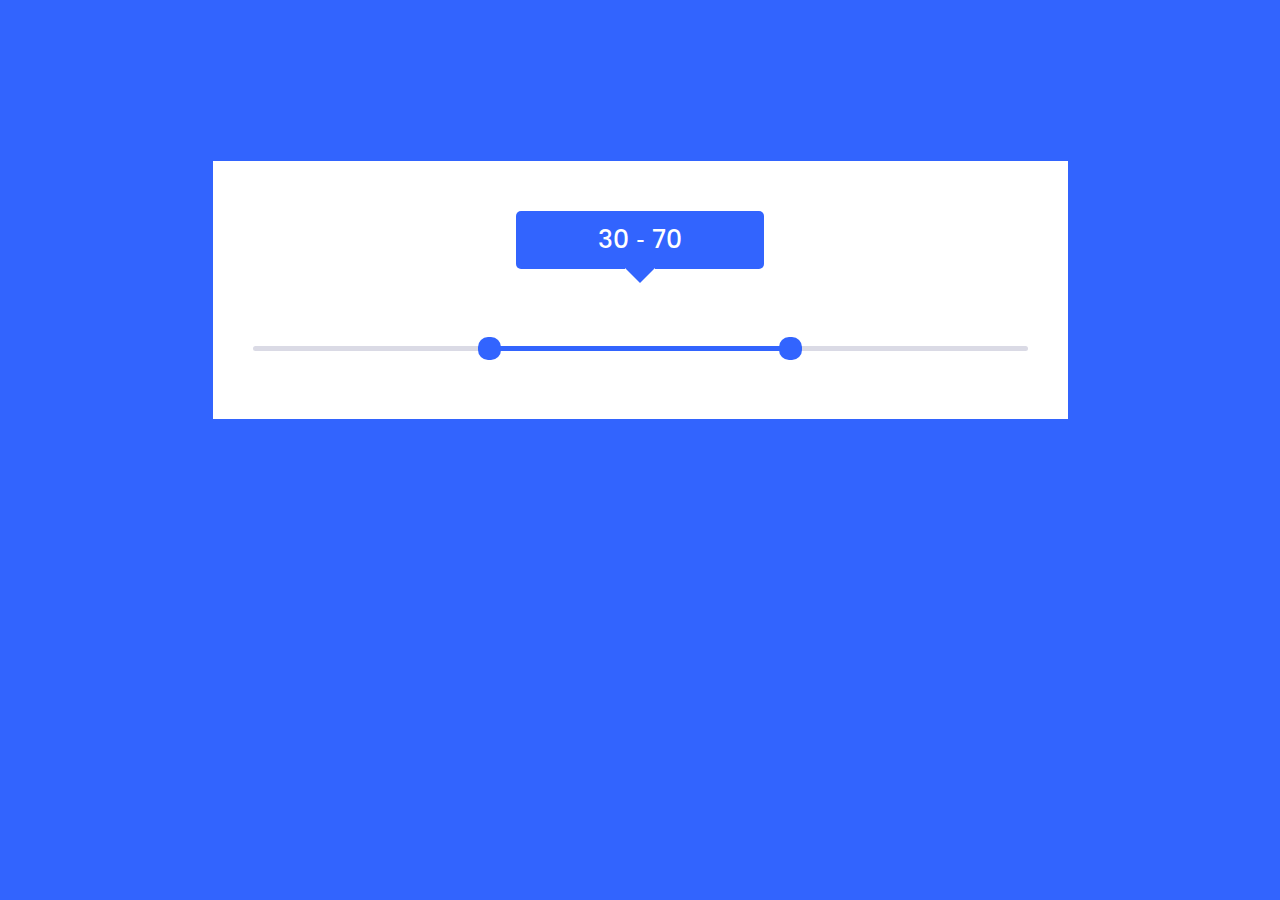
<file: index.html>
<!DOCTYPE html>
<html lang="en">
  <head>
    <meta charset="UTF-8" />
    <meta http-equiv="X-UA-Compatible" content="IE=edge" />
    <meta name="viewport" content="width=device-width, initial-scale=1.0" />
    <title>Document</title>
    <!-- font -->
    <link rel="preconnect" href="https://fonts.googleapis.com" />
    <link rel="preconnect" href="https://fonts.gstatic.com" crossorigin />
    <link
      href="https://fonts.googleapis.com/css2?family=Poppins:wght@400;500;600&display=swap"
      rel="stylesheet"
    />
    <!-- main css -->
    <link rel="stylesheet" href="style.css" />
  </head>
  <body>
    <div class="wrapper">
      <div class="values">
        <span id="range1">
          0
        </span>
        <span> &dash; </span>
        <span id="range2">
          100
        </span>
      </div>
      <div class="container">
        <div class="slider-track"></div>
        <input type="range" min="0" max="100" value="30" id="slider-1" oninput="slideOne()">
        <input type="range" min="0" max="100" value="70" id="slider-2" oninput="slideTwo()">
      </div>
    </div>
    <div class="divver"></div>




    <!-- main js -->
    <script src="script.js"></script>
  </body>
</html>
</file>
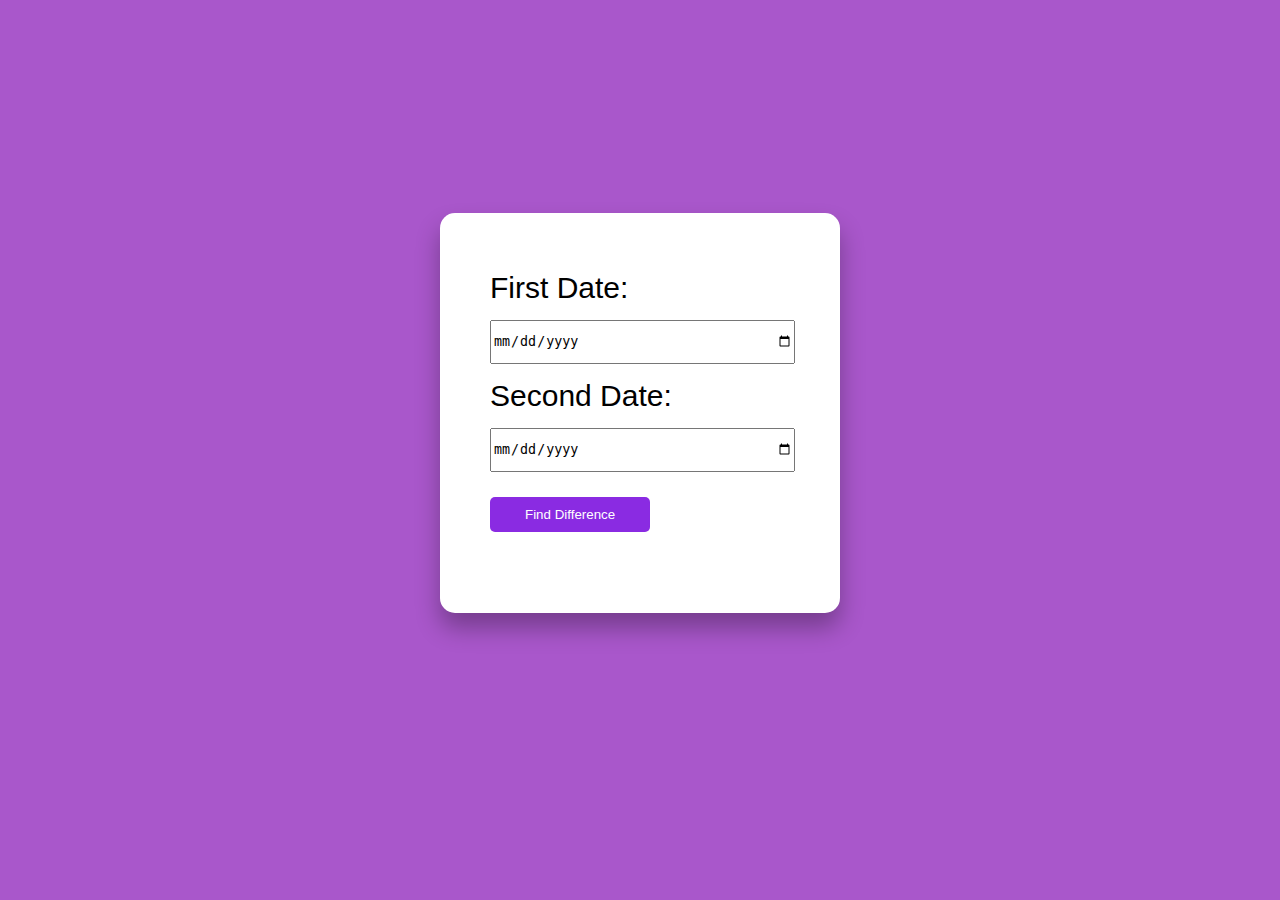
<file: CalculateDate/index.html>
<!DOCTYPE html>
<html lang="en">
<head>
    <meta charset="UTF-8">
    <meta http-equiv="X-UA-Compatible" content="IE=edge">
    <meta name="viewport" content="width=device-width, initial-scale=1.0">
    <title>DateCalculate</title>
    <link rel="stylesheet" href="style.css">
</head>
<body>
    <div class="wrapper">
        <form action="">
            <label for="">First Date:</label>
            <input type="date" name="" id="firstDate">
            <br>
            <label for="">Second Date:</label>
            <input type="date" name="" id="secondDate">
            <br>
            <button type="button" onclick="X()">Find Difference</button>
        </form>

        <div id="dayCount"></div>
    </div>

    <script src="script.js"></script>
</body>
</html>
</file>
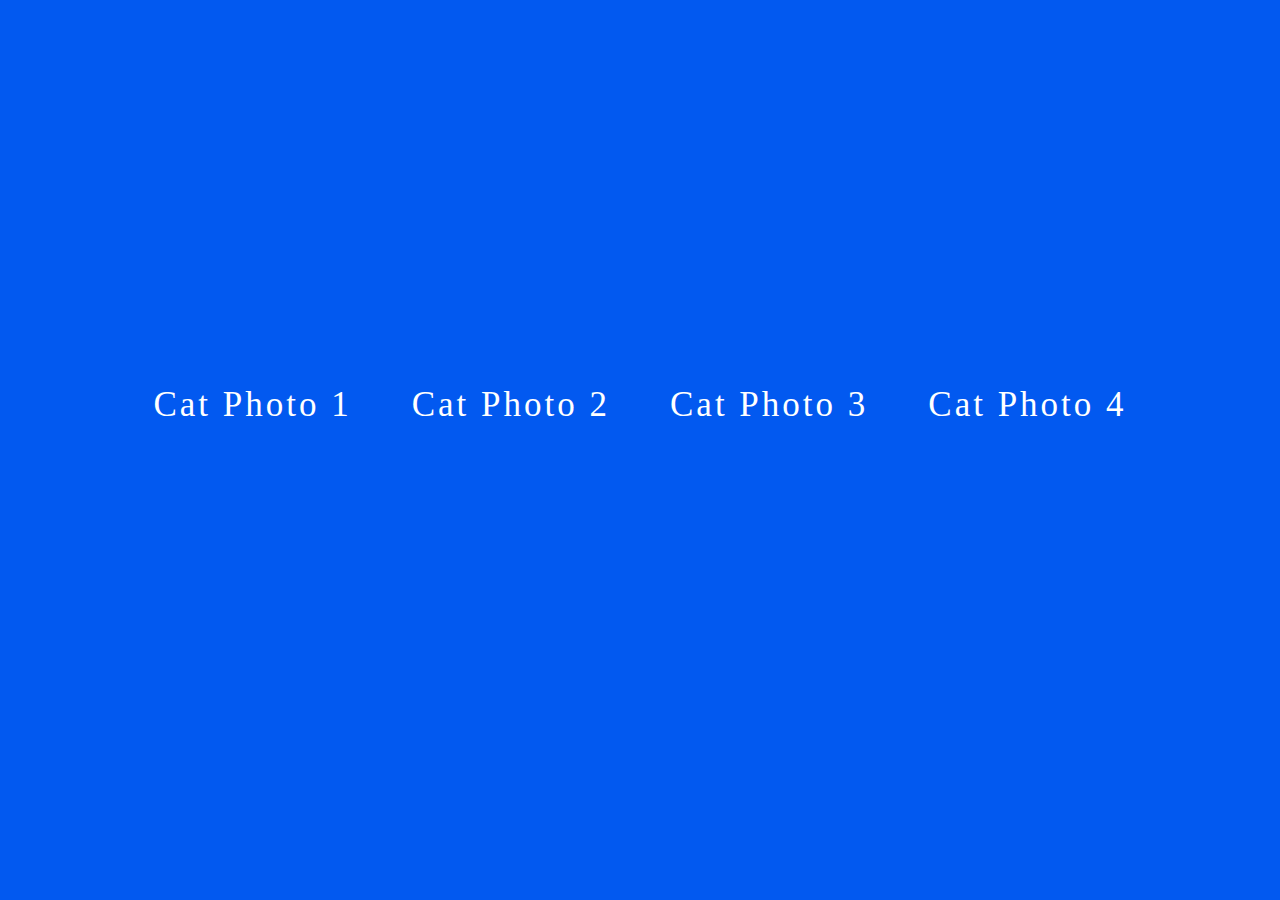
<file: DisplayİmageTextHover/index.html>
<!DOCTYPE html>
<html lang="en">
<head>
    <meta charset="UTF-8">
    <meta http-equiv="X-UA-Compatible" content="IE=edge">
    <meta name="viewport" content="width=device-width, initial-scale=1.0">
    <title>Text-Hover-Displayİmage</title>
    <link rel="stylesheet" href="style.css">
</head>
<body>
    <div class="wrapper">
        <p class="box" data-src="img/1.jpg">Cat Photo 1</p>
        <p class="box" data-src="img/2.jpg">Cat Photo 2</p>
        <p class="box" data-src="img/3.jpg">Cat Photo 3</p>
        <p class="box" data-src="img/4.jpg">Cat Photo 4</p>

        <img src="img/1.jpg" alt="" class="effect">
    </div>
    <script src="script.js"></script>
</body>
</html>
</file>
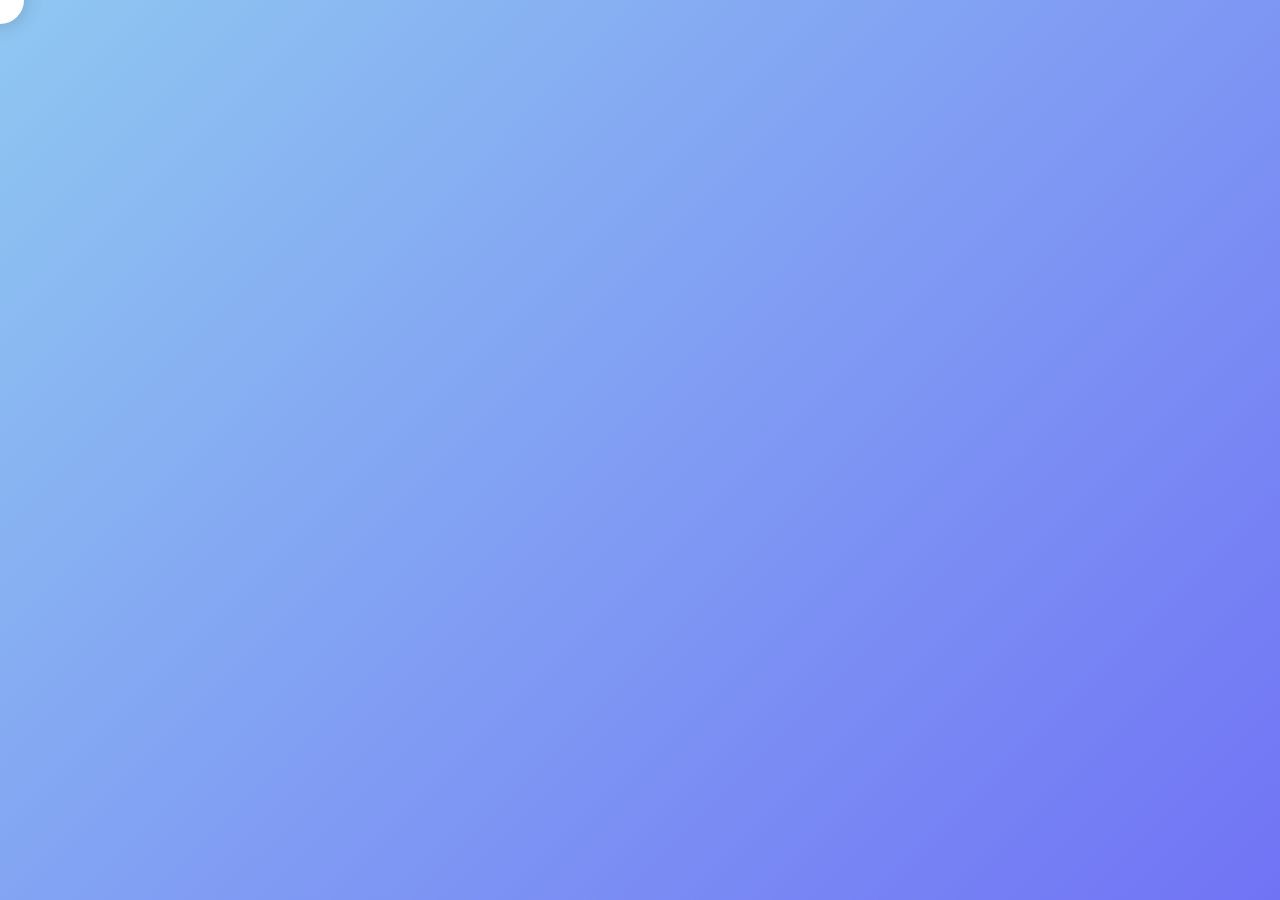
<file: DivFollowCursor/index.html>
<!DOCTYPE html>
<html lang="en">
<head>
    <meta charset="UTF-8">
    <meta http-equiv="X-UA-Compatible" content="IE=edge">
    <meta name="viewport" content="width=device-width, initial-scale=1.0">
    <link rel="stylesheet" href="style.css">
    <title>Div Follows Cursor</title>
</head>
<body>
    <div id="my-div"></div>
    

    <script src="script.js"></script>
</body>
</html>
</file>
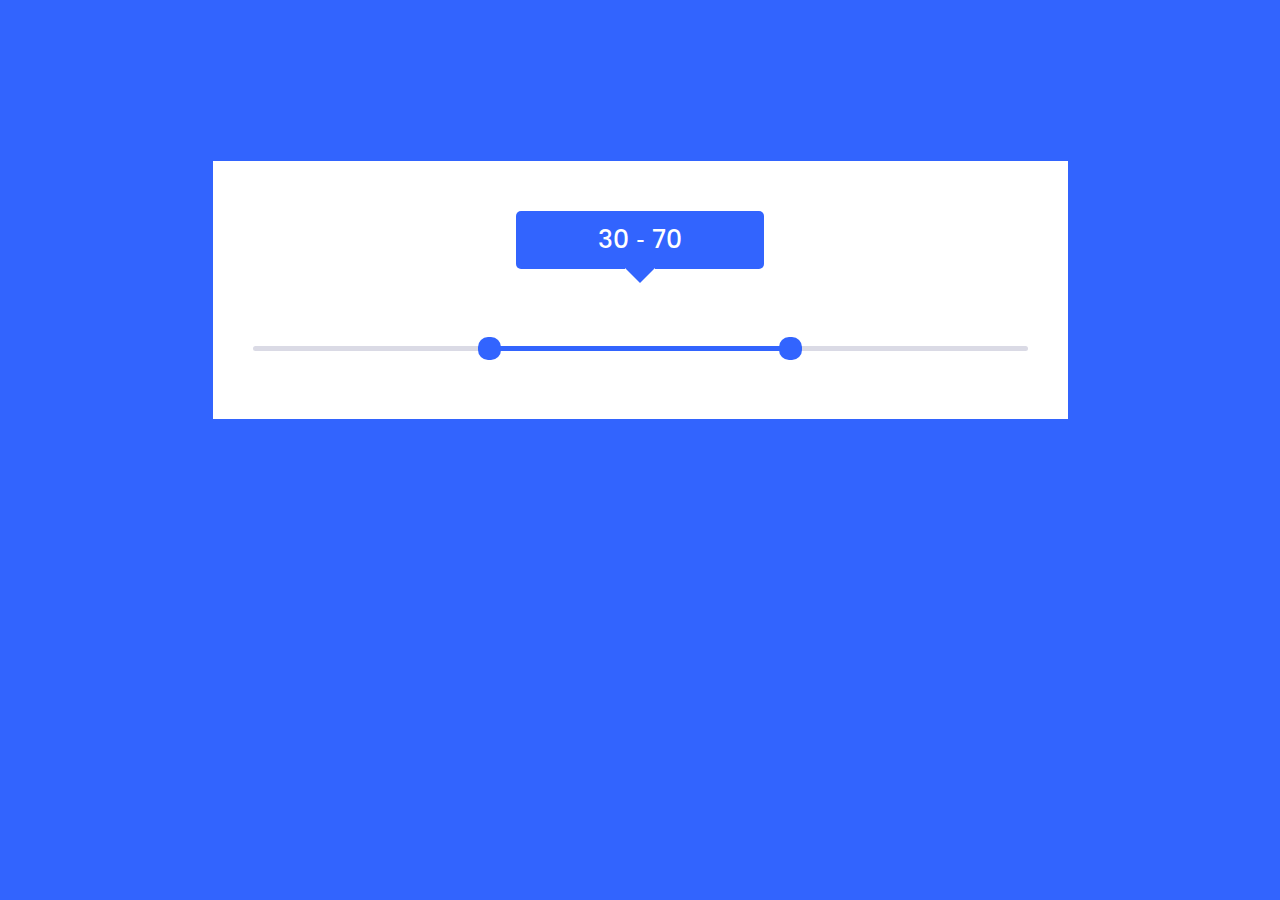
<file: DoubleRangeSlider/index.html>
<!DOCTYPE html>
<html lang="en">
  <head>
    <meta charset="UTF-8" />
    <meta http-equiv="X-UA-Compatible" content="IE=edge" />
    <meta name="viewport" content="width=device-width, initial-scale=1.0" />
    <title>Document</title>
    <!-- font -->
    <link rel="preconnect" href="https://fonts.googleapis.com" />
    <link rel="preconnect" href="https://fonts.gstatic.com" crossorigin />
    <link
      href="https://fonts.googleapis.com/css2?family=Poppins:wght@400;500;600&display=swap"
      rel="stylesheet"
    />
    <!-- main css -->
    <link rel="stylesheet" href="style.css" />
  </head>
  <body>
    <div class="wrapper">
      <div class="values">
        <span id="range1">
          0
        </span>
        <span> &dash; </span>
        <span id="range2">
          100
        </span>
      </div>
      <div class="container">
        <div class="slider-track"></div>
        <input type="range" min="0" max="100" value="30" id="slider-1" oninput="slideOne()">
        <input type="range" min="0" max="100" value="70" id="slider-2" oninput="slideTwo()">
      </div>
    </div>
    <div class="divver"></div>




    <!-- main js -->
    <script src="script.js"></script>
  </body>
</html>
</file>
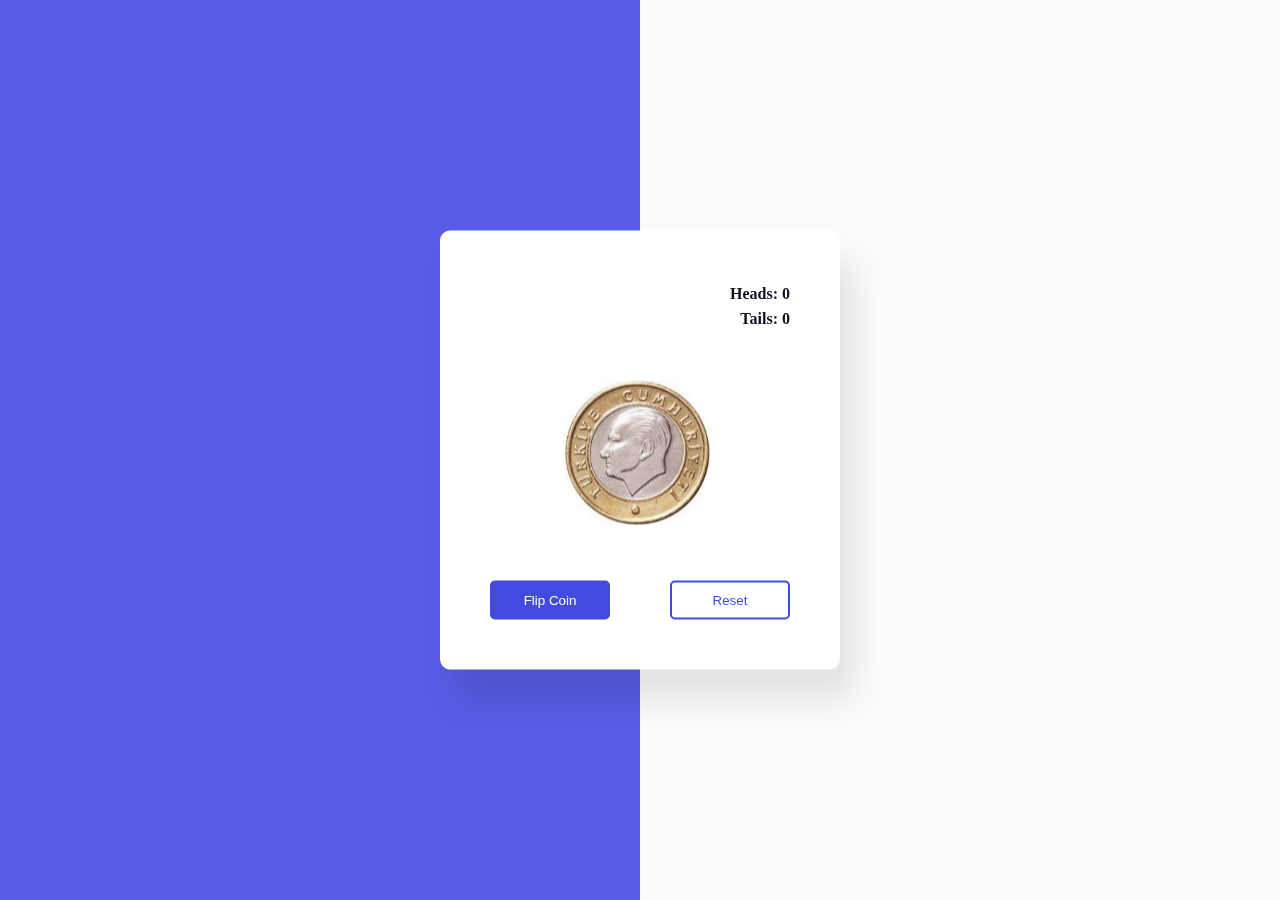
<file: FlipCoin/index.html>
<!DOCTYPE html>
<html lang="en">
<head>
    <meta charset="UTF-8">
    <meta http-equiv="X-UA-Compatible" content="IE=edge">
    <meta name="viewport" content="width=device-width, initial-scale=1.0">
    <link rel="stylesheet" href="style.css">
    <title>Document</title>

</head>
<body>
    <div class="container">
        <div class="stats">
            <p id="heads-count">Heads: 0</p>
            <p id="tails-count">Tails: 0</p>
        </div>
        <div class="coin">
            <div class="heads">
                <img src="tura.jpeg" alt="">
            </div>
            <div class="tails">
                <img src="yazi.jpeg" alt="">
            </div>
        </div>
        <div class="buttons">
            <button id="flip-button">Flip Coin</button>
            <button id="reset-button">Reset</button>
        </div>
    </div>
    


    <script src="script.js"></script>
</body>
</html>
</file>
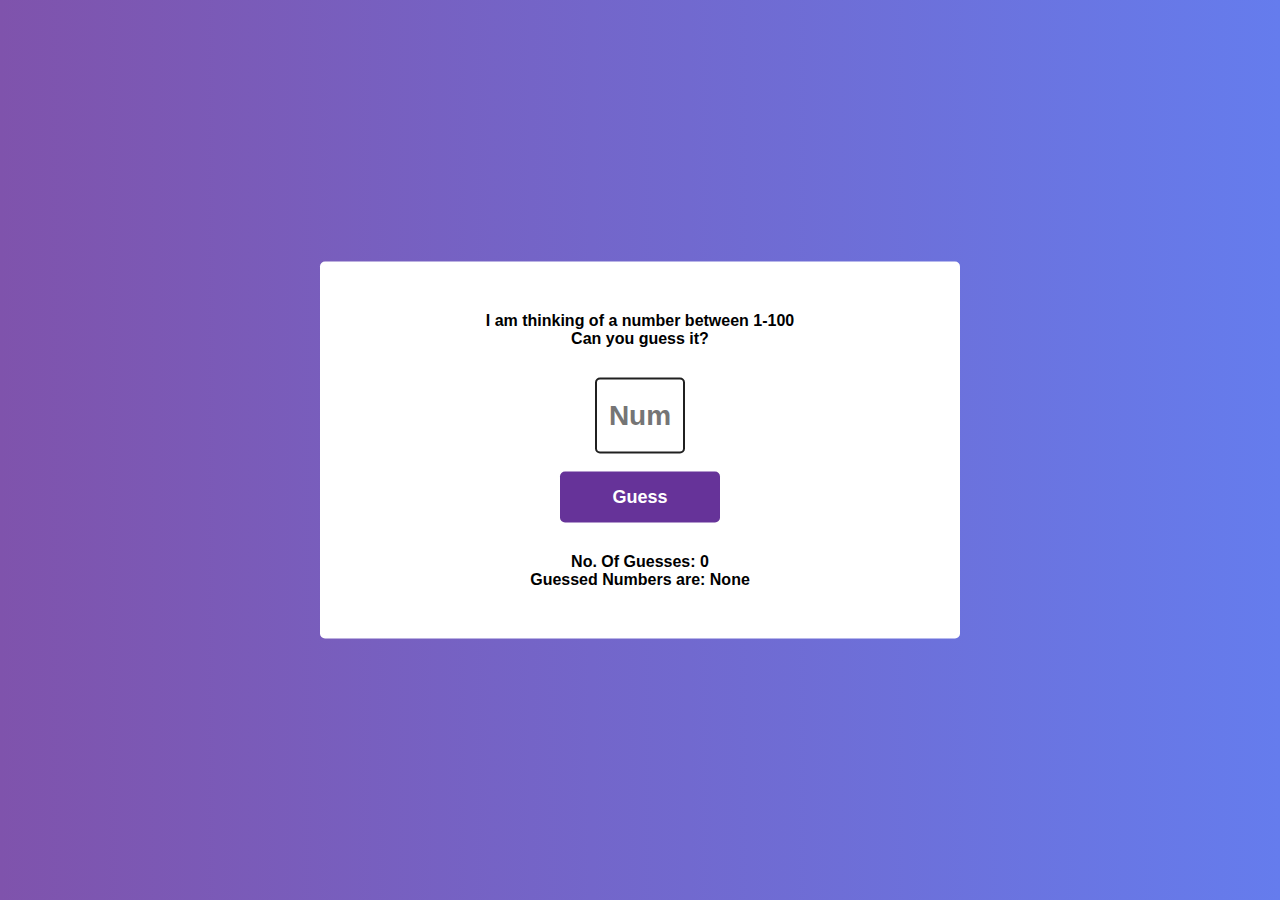
<file: GuessNumber/index.html>
<!DOCTYPE html>
<html lang="en">
<head>
    <meta charset="UTF-8">
    <meta http-equiv="X-UA-Compatible" content="IE=edge">
    <meta name="viewport" content="width=device-width, initial-scale=1.0">
    <link rel="stylesheet" href="style.css">
    <title>Document</title>

</head>
<body>
    <div class="container">
        <h3>I am thinking of a number between 1-100</h3>
        <h3>Can you guess it?</h3>

        <input type="text" placeholder="Num" id="guess"><br>
        <button onclick="play()" id="my-btn">Guess</button>

        <p id="message1">No. Of Guesses: 0</p>
        <p id="message2">Guessed Numbers are: None</p>
        <p id="message3"></p>
    </div>
    


    <script src="script.js"></script>
</body>
</html>
</file>
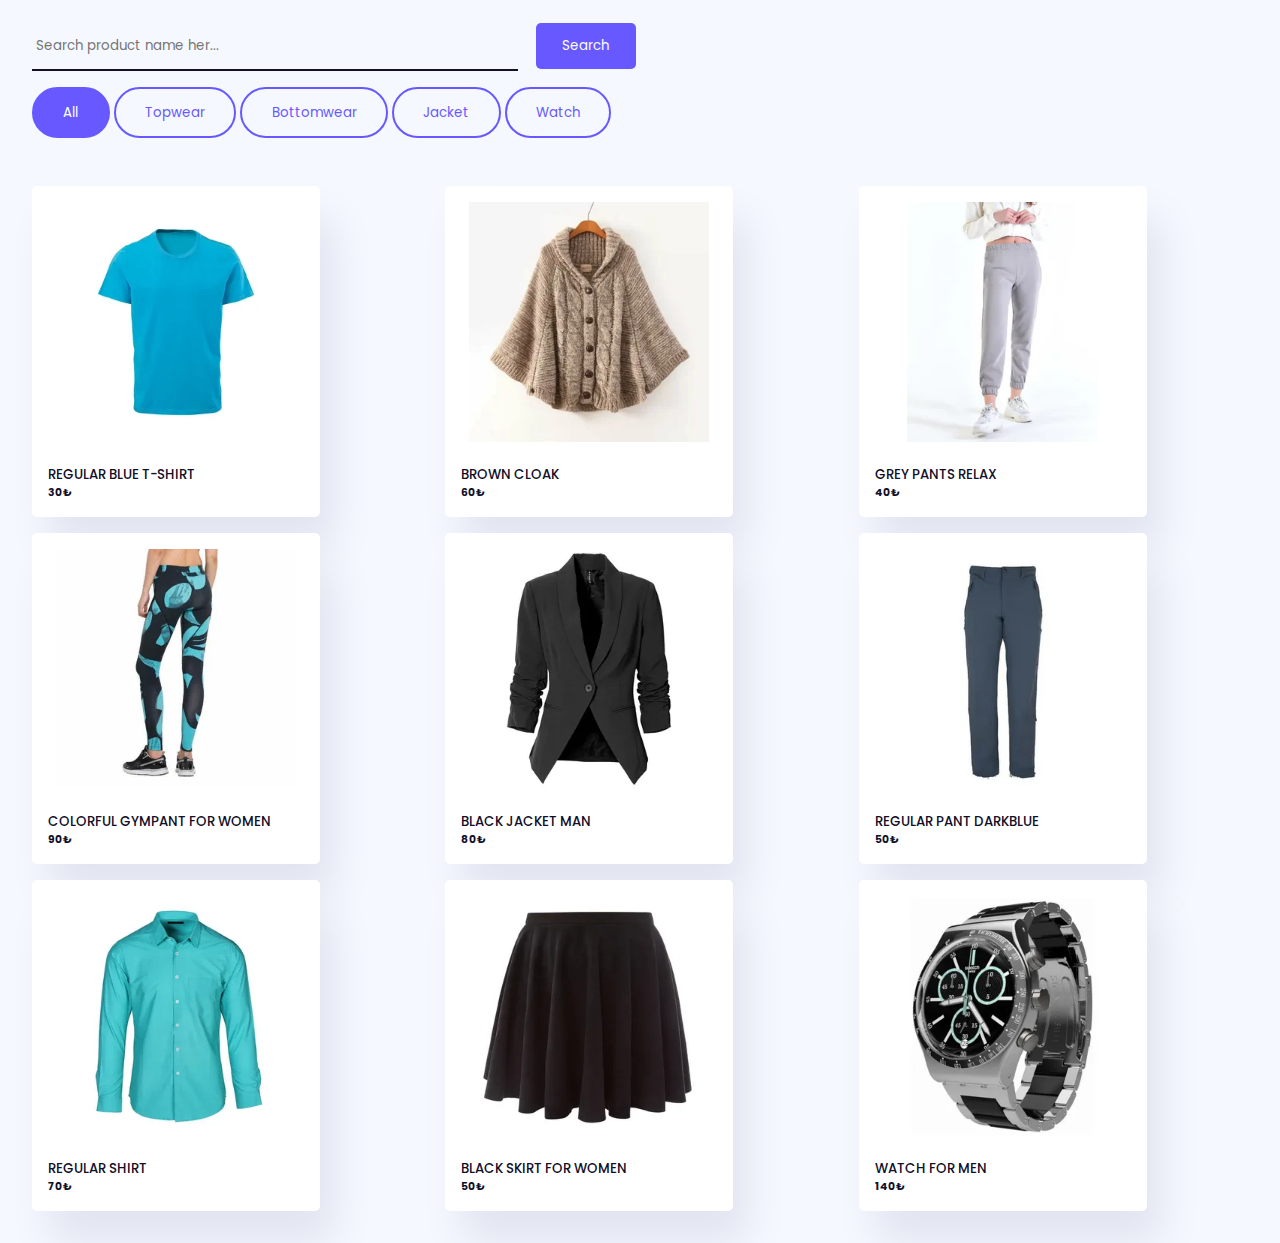
<file: ProductFilter/index.html>
<!DOCTYPE html>
<html lang="en">
<head>
    <meta charset="UTF-8">
    <meta http-equiv="X-UA-Compatible" content="IE=edge">
    <meta name="viewport" content="width=device-width, initial-scale=1.0">
    <link rel="stylesheet" href="style.css">
    <title>Document</title>
    <!-- fonts -->
    <link href="https://fonts.googleapis.com/css2?family=Poppins:wght@400;500&display=swap" rel="stylesheet">

</head>
<body>
    <div class="wrapper">
        <div id="search-container">
            <input type="search" name="" id="search-input" placeholder="Search product name her...">
            <button id="search">Search</button>
        </div>
        <div id="buttons">
            <button class="button-value" onclick="filterProduct('all')">All</button>
            <button class="button-value" onclick="filterProduct('Topwear')">Topwear</button>
            <button class="button-value" onclick="filterProduct('Bottomwear')">Bottomwear</button>
            <button class="button-value" onclick="filterProduct('Jacket')">Jacket</button>
            <button class="button-value" onclick="filterProduct('Watch')">Watch</button>
        </div>
        <div id="products">

        </div>
    </div>
    


    <script src="script.js"></script>
</body>
</html>
</file>
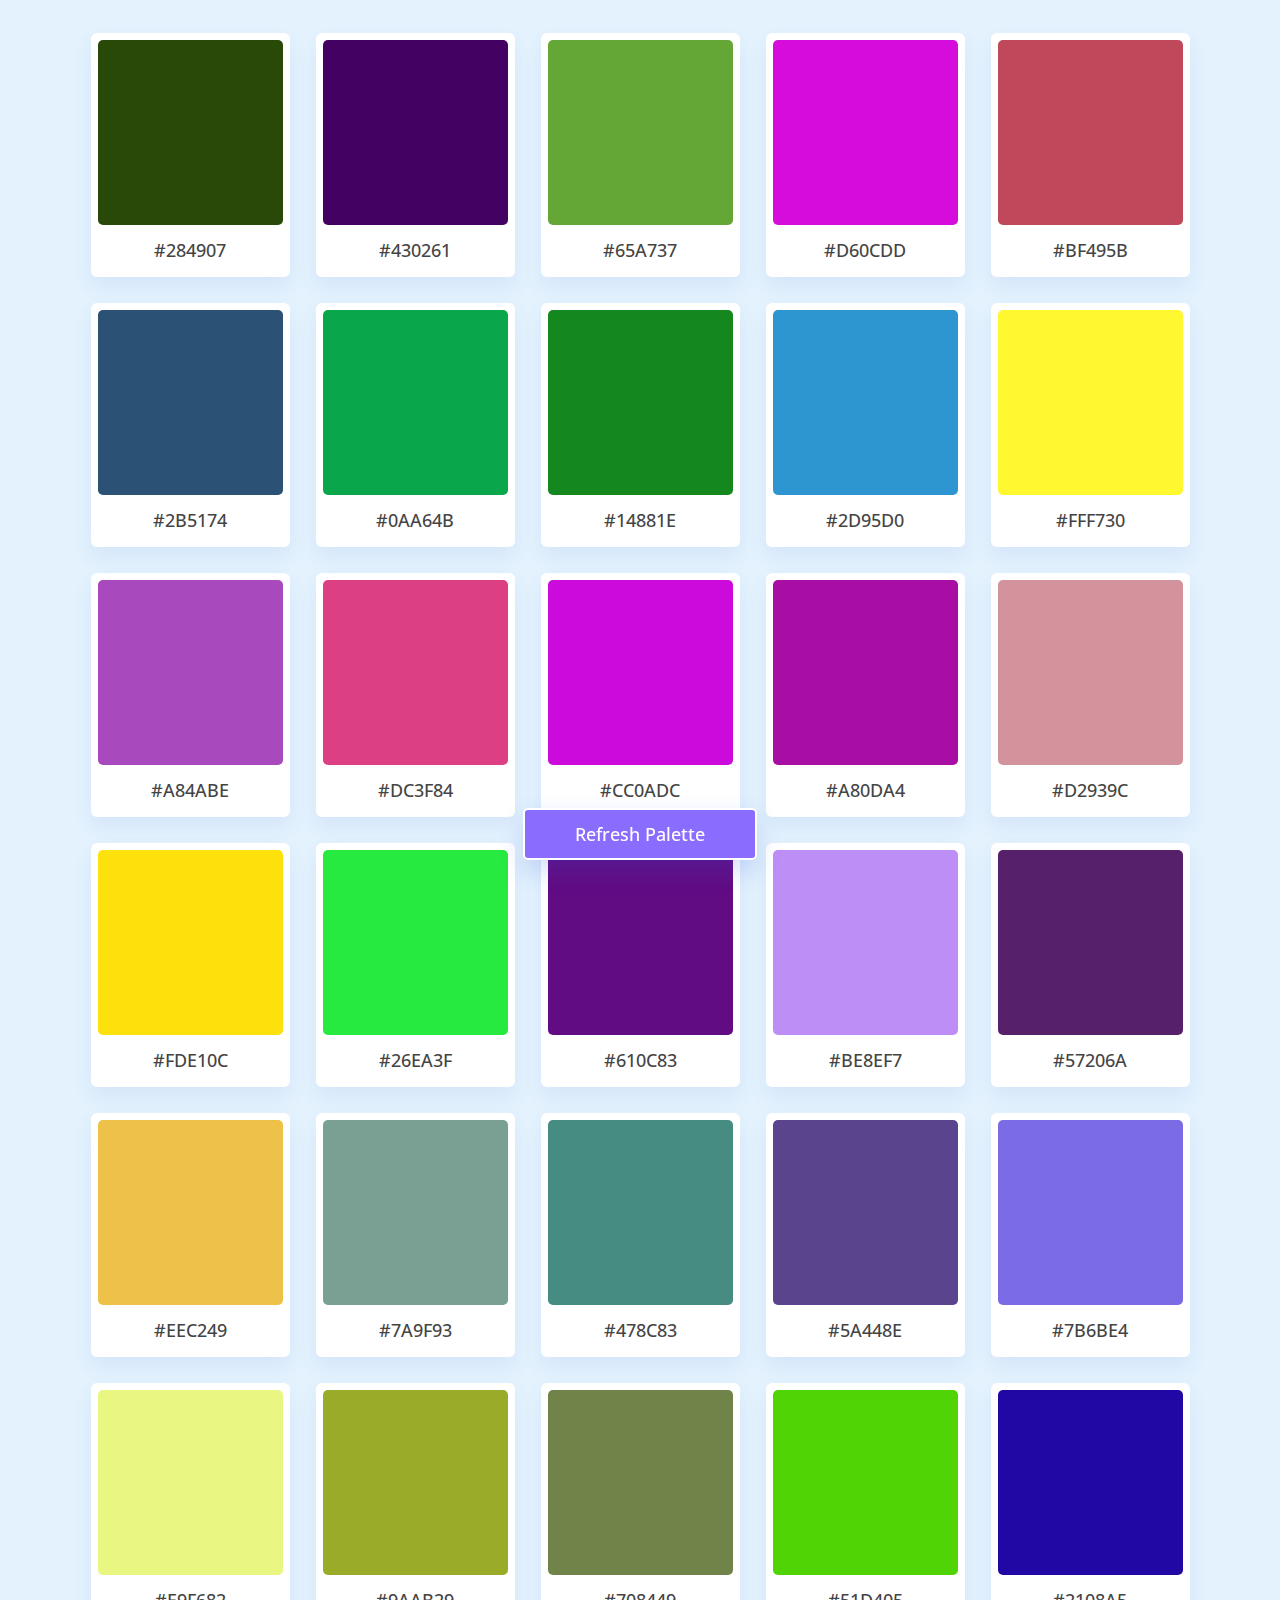
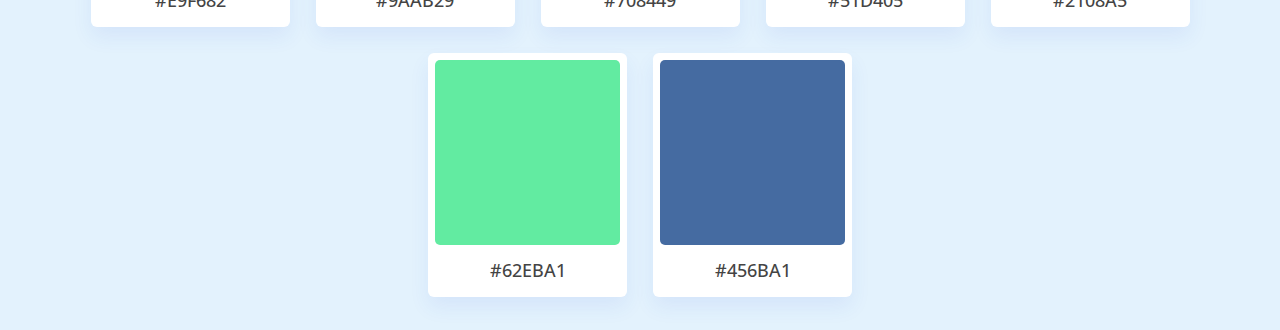
<file: RandomColorPalette/index.html>
<!DOCTYPE html>
<html lang="en">
<head>
    <meta charset="UTF-8">
    <meta http-equiv="X-UA-Compatible" content="IE=edge">
    <meta name="viewport" content="width=device-width, initial-scale=1.0">
    <link rel="stylesheet" href="style.css">
    <title>Color Palettes</title>
</head>
<body>
    <ul class="container">
    </ul>
    <button class="refresh-btn">Refresh Palette</button>
    




    <script src="script.js" defer></script>
</body>
</html>
</file>
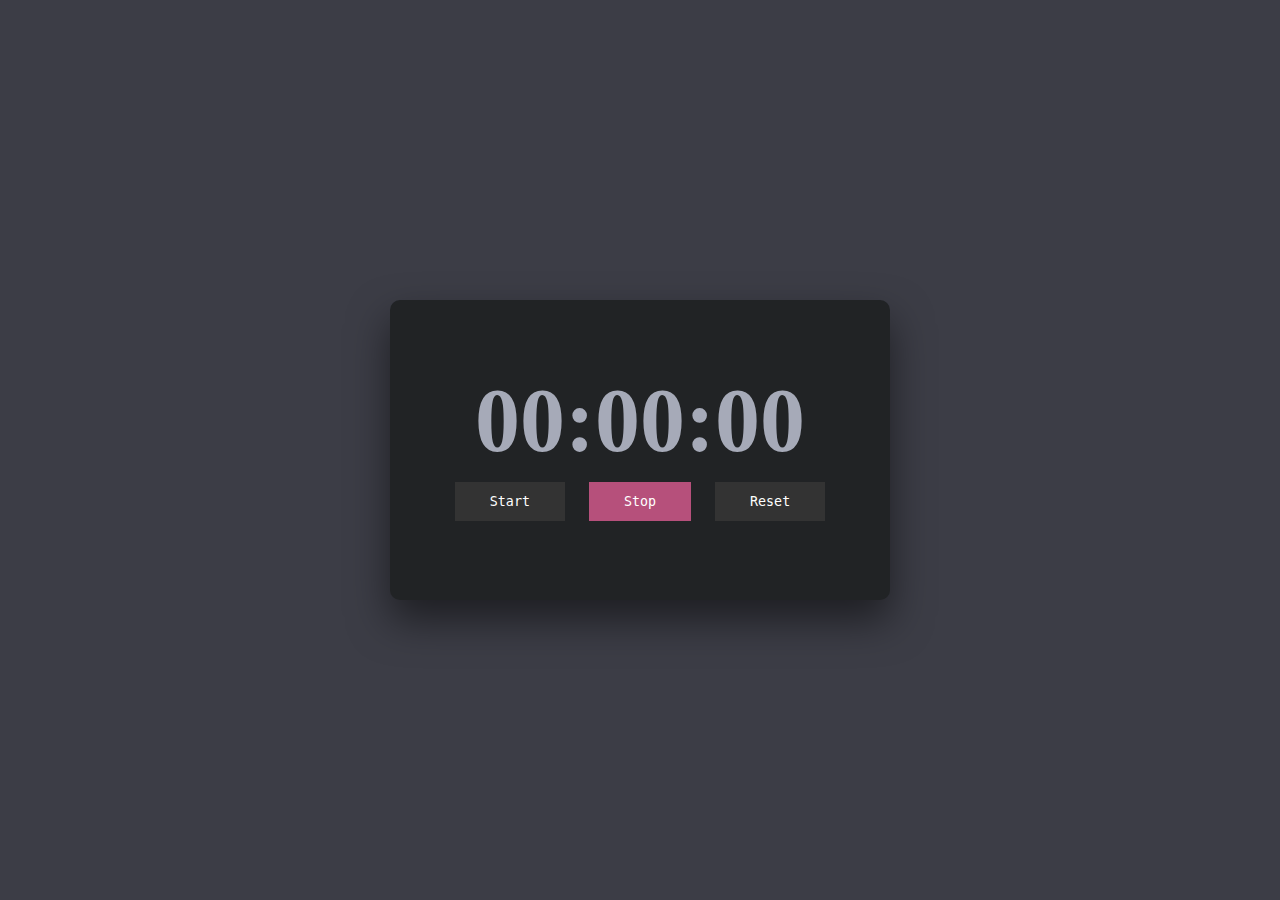
<file: StopWatch/index.html>
<!DOCTYPE html>
<html lang="en">
<head>
    <meta charset="UTF-8">
    <meta http-equiv="X-UA-Compatible" content="IE=edge">
    <meta name="viewport" content="width=device-width, initial-scale=1.0">
    <title>stopwatch</title>
    <link rel="stylesheet" href="style.css">
</head>
<body>
    <div class="wrapper">
        <div id="stopwatch">
            <p id="time">00:00:00</p>
            <button id="start">Start</button>
            <button id="stop">Stop</button>
            <button id="reset">Reset</button>
        </div>
    </div>
    <script src="script.js"></script>
</body>
</html>
</file>
<file: style.css>
*,
*:before,
*:after{
    margin: 0;
    padding: 0;
    box-sizing: border-box;
    font-family: 'Poppins', sans-serif;
}
body{
    height: 100vh;
    display: -ms-grid; /*Internet Explorer 10 ve 11 gibi eski IE sürümleri, CSS Grid özelliğini desteklemedikleri için, -ms-grid özelliği kullanılarak, belirli bir elementin içeriğini bir ızgara (grid) yapısında düzenlemek mümkündür.*/
    display: grid;
    background-color: #3264fe;
    place-items: center;
}
.wrapper{
    position: relative;
    width: 95vmin;
    background-color: #ffffff;
    padding: 50px 40px 20px 40px;
}
.container{
    position: relative;
    width: 100%;
    height: 100px;
    margin-top: 30px;
}
input[type="range"]{
    -webkit-appearance: none;
    -moz-appearance: none;
    appearance: none;
    width: 100%;
    outline: none;
    position: absolute;
    margin: auto;
    top: 0;
    bottom: 0;
    background-color: transparent;
    pointer-events: none;
}
.slider-track {
    width: 100%;
    height: 5px;
    position: absolute;
    margin: auto;
    top: 0;
    bottom: 0;
    border-radius: 5px;
}
input[type="range"]::-webkit-slider-runnable-track{
    -webkit-appearance: none;
    height: 5px;
}
input[type="range"]::-moz-range-track{
    -moz-appearance: none;
    height: 5px;
}
input[type="range"]::-ms-track{
    appearance: none;
    height: 5px;
}
input[type="range"]::-webkit-slider-thumb{
    -webkit-appearance: none;
    height: 1.7em;
    width: 1.7em;
    background-color: #3264fe;
    cursor: pointer;
    border-radius: 10px;
    margin-top: -9px;
    pointer-events: auto;
}
input[type="range"]::-moz-range-thumb{
    -webkit-appearance: none;
    height: 1.7em;
    width: 1.7em;
    background-color: #3264fe;
    cursor: pointer;
    border-radius: 50%;
    pointer-events: auto;
}
input[type="range"]::-ms-thumb{
    appearance: none;
    height: 1.7em;
    width: 17em;
    background-color: #3264fe;
    cursor: pointer;
    border-radius: 50%;
    pointer-events: auto;
}
input[type="range"]:active::-webkit-slider-thumb{
    background-color: #ffffff;
    border: 3px solid #3264fe;
}
.values{
    background-color: #3264fe;
    width: 32%;
    position: relative;
    margin: auto;
    padding: 10px 0;
    border-radius: 5px;
    text-align: center;
    font-weight: 500;
    font-size: 25px;
    color: #ffffff;
}
.values::before{
    content: "";
    background-color: #fff;
    color: #fff;
    width: 10px;
    height: 10px;
    position: absolute;
    border-top: 15px solid #3264fe;
    border-left: 15px solid transparent;
    border-right: 15px solid transparent;
    margin: auto;
    bottom: -14px;
    left: 0;
    right: 0;
}
</file>
<file: CalculateDate/style.css>
body{
    background: #a957cb;
    display: flex;
    justify-content: center;
    align-items: center;
    height: 90vh;
}

.wrapper {
    background: #fff;
    width: 400px;
    height: 400px;
    border-radius: 15px;
    display: flex;
    justify-content: center;
    align-items: center;
    flex-direction: column;
    box-shadow: 0 15px 25px rgba(0, 0, 0, 0.3);
}

form input {
    width: 100%;
    height: 40px;
}

form {
    width: 300px;
    height: 300px;
}
form label {
    font-family:'Trebuchet MS', 'Lucida Sans Unicode', 'Lucida Grande', 'Lucida Sans', Arial, sans-serif;
    font-size: 30px;
    margin: 15px 0;
    display: inline-block;
}
button {
    background: blueviolet;
    border: none;
    display: inline-block;
    padding: 10px 35px;
    color: #fff;
    margin-top: 25px;
    border-radius: 5px;
}
#dayCount {
    margin-top: 15px;
    font-family: monospace;
    font-weight: 900;
    font-size: 12px;
}
</file>
<file: DisplayİmageTextHover/style.css>
*{
    margin: 0;
    padding: 0;
    transition: all 0.2s linear;
}

body {
    background: #0259f0;
}

img{
    width: 500px;
    
}

.wrapper {
    text-align: center;
    position: relative;
    display: flex;
    justify-content: center;
    align-items: center;
    min-height: 90vh;
}

.wrapper .box {
    color: #fff;
    font-size: 35px;
    padding: 30px;
    cursor: pointer;
    font-family: cursive;
    letter-spacing: 3px;
}

.wrapper .box:hover {
    color: #fff;
    position: relative;
    z-index: 2;
    text-shadow: 0 10px 5px rgba(0, 0, 0, 0.9);
}
.effect {
    position: absolute;
    pointer-events: none;
    z-index: 1;
    box-shadow: 0 5px 20px rgba(0, 0, 0, 0.5);
    border-radius: 25px;
    top: 0;
    left: 0;
    transform: translate(-50%,-50%) scale(0.2);
    opacity: 0;
}

.wrapper .box:hover ~ .effect {
    transform: translate(-50%,-9%) scale(1);
    opacity: 1;
}
</file>
<file: DivFollowCursor/style.css>
body {
    padding: 0;
    margin: 0;
    height: 100vh;
    background: linear-gradient(135deg,#8fc7f1,#7173f5);
}

#my-div{
    width: 3em;
    height: 3em;
    background-color: #ffffff;
    position: absolute;
    transform: translate(-50%,-50%);
    border-radius: 50%;
    box-shadow: 0 0 20px rgba(16, 0, 54, 0.2);
}
</file>
<file: DoubleRangeSlider/style.css>
*,
*:before,
*:after{
    margin: 0;
    padding: 0;
    box-sizing: border-box;
    font-family: 'Poppins', sans-serif;
}
body{
    height: 100vh;
    display: -ms-grid; /*Internet Explorer 10 ve 11 gibi eski IE sürümleri, CSS Grid özelliğini desteklemedikleri için, -ms-grid özelliği kullanılarak, belirli bir elementin içeriğini bir ızgara (grid) yapısında düzenlemek mümkündür.*/
    display: grid;
    background-color: #3264fe;
    place-items: center;
}
.wrapper{
    position: relative;
    width: 95vmin;
    background-color: #ffffff;
    padding: 50px 40px 20px 40px;
}
.container{
    position: relative;
    width: 100%;
    height: 100px;
    margin-top: 30px;
}
input[type="range"]{
    -webkit-appearance: none;
    -moz-appearance: none;
    appearance: none;
    width: 100%;
    outline: none;
    position: absolute;
    margin: auto;
    top: 0;
    bottom: 0;
    background-color: transparent;
    pointer-events: none;
}
.slider-track {
    width: 100%;
    height: 5px;
    position: absolute;
    margin: auto;
    top: 0;
    bottom: 0;
    border-radius: 5px;
}
input[type="range"]::-webkit-slider-runnable-track{
    -webkit-appearance: none;
    height: 5px;
}
input[type="range"]::-moz-range-track{
    -moz-appearance: none;
    height: 5px;
}
input[type="range"]::-ms-track{
    appearance: none;
    height: 5px;
}
input[type="range"]::-webkit-slider-thumb{
    -webkit-appearance: none;
    height: 1.7em;
    width: 1.7em;
    background-color: #3264fe;
    cursor: pointer;
    border-radius: 10px;
    margin-top: -9px;
    pointer-events: auto;
}
input[type="range"]::-moz-range-thumb{
    -webkit-appearance: none;
    height: 1.7em;
    width: 1.7em;
    background-color: #3264fe;
    cursor: pointer;
    border-radius: 50%;
    pointer-events: auto;
}
input[type="range"]::-ms-thumb{
    appearance: none;
    height: 1.7em;
    width: 17em;
    background-color: #3264fe;
    cursor: pointer;
    border-radius: 50%;
    pointer-events: auto;
}
input[type="range"]:active::-webkit-slider-thumb{
    background-color: #ffffff;
    border: 3px solid #3264fe;
}
.values{
    background-color: #3264fe;
    width: 32%;
    position: relative;
    margin: auto;
    padding: 10px 0;
    border-radius: 5px;
    text-align: center;
    font-weight: 500;
    font-size: 25px;
    color: #ffffff;
}
.values::before{
    content: "";
    background-color: #fff;
    color: #fff;
    width: 10px;
    height: 10px;
    position: absolute;
    border-top: 15px solid #3264fe;
    border-left: 15px solid transparent;
    border-right: 15px solid transparent;
    margin: auto;
    bottom: -14px;
    left: 0;
    right: 0;
}
</file>
<file: FlipCoin/style.css>
*{
    margin: 0;
    padding: 0;
    box-sizing: border-box;
}
body{
    height: 100%;
    background: linear-gradient(to right,#575ce5 50%,#f9fbfc 50%)fixed;
}
.container {
    background-color: #ffffff;
    width: 400px;
    padding: 50px;
    position: absolute;
    transform: translate(-50%,-50%);
    top: 50%;
    left: 50%;
    box-shadow:15px 30px 35px rgba(0,0,0,0.1);
    border-radius: 10px;
    -webkit-perspective: 300px;
    perspective: 300px;
}
.stats {
    text-align: right;
    color: #101020;
    font-weight: bold;
    line-height: 25px;
}
.coin{
    height: 150px;
    width: 150px;
    position: relative;
    margin: 50px auto;
    -webkit-transform-style: preserve-3d;
             transform-style:preserve-3d;
}
.coin img {
    width: 145px;
}
.heads,.tails {
    position:absolute;
    height: 100%;
    width: 100%;
    -webkit-backface-visibility: hidden;
            backface-visibility: hidden;
}
.tails {
    transform: rotateX(180deg);
}
@keyframes spin-tails{
    0%{
        transform: rotateX(0);
    }
    100%{
        transform: rotateX(1980deg);
    }
}
@keyframes spin-heads{
    0%{
        transform: rotateX(0);
    }
    100%{
        transform: rotateX(2160deg);
    }
}

.buttons {
    display: flex;
    justify-content: space-between;
}
button {
    width: 120px;
    padding: 10px 0;
    border: 2.5px solid #424ae0;
    border-radius: 5px;
    cursor: pointer;
}
#flip-button {
    background-color: #424ae0;
    color: #ffffff;
}
#flip-button:disabled {
    background-color: #e1e0ee;
    border-color: #e1e0ee;
    color: #101020;
}
#reset-button {
    background-color: #ffffff;
    color: #424ae0;
}
</file>
<file: GuessNumber/style.css>
*,
*:before,
*:after{
    margin: 0;
    padding: 0;
    box-sizing: border-box;
}
body {
    height: 100vh;
    background: linear-gradient(to right,#7f53ac,#657ced);
}
.container {
    position: absolute;
    width: 50%;
    min-width: 580px;
    transform: translate(-50%,-50%);
    top: 50%;
    left: 50%;
    background-color: #ffffff;
    padding: 50px 10px;
    border-radius: 5px;
    display: grid;
    justify-items: center;
    font-family: sans-serif;
}
h3 {
    font-size: 16px;
    font-weight: bold;
}
input[type="text"]{
    width: 90px;
    font-weight: bold;
    color: #663399;
    padding: 20px 0;
    text-align: center;
    margin-top: 30px;
    border-radius: 5px;
    border: 2px solid #202020;
    font-size: 28px;
}
button{
    width: 160px;
    padding: 15px 0;
    border-radius: 5px;
    background-color: #663399;
    color: #ffffff;
    border: none;
    font-size: 18px;
    font-weight: bold;
    margin-bottom: 30px;
    outline: none;
}
p{
    font-weight: bold;
}
</file>
<file: ProductFilter/style.css>
*{
    margin: 0;
    padding: 0;
    box-sizing: border-box;
    border: none;
    outline: none;
    font-family: 'Poppins', sans-serif;
}
body {
    background-color: #f5f8ff;
}
.wrapper {
    width: 95%;
    margin: 0 auto;
}
#search-container {
    margin: 1em 0;
}
#search-container input{
    background-color: transparent;
    width: 40%;
    border-bottom: 2px solid #110f29;
    padding: 1em 0.3em;
}
#search-container input:focus{
    border-bottom-color: #6759ff;
}
#search-container button{
    padding: 1em 2em;
    margin-left: 1em;
    background-color: #6759ff;
    color: #ffffff;
    border-radius: 5px;
    margin-top: 0.5em;
}
.button-value{
    border: 2px solid #6759ff;
    padding:1em 2.2em;
    background-color: transparent;
    color: #6759ff;
    cursor: pointer;
    border-radius: 3em;
}
.active {
    background-color: #6759ff;
    color: #ffffff;
}

#products{
    display: grid;
    grid-template-columns: auto auto auto;
    grid-column-gap: 1.5em;
    padding: 2em 0;
}
.card {
    background-color: #ffffff;
    max-width: 18em;
    margin-top: 1em;
    padding: 1em;
    border-radius: 5px;
    box-shadow: 1em 2em 2.5em rgba(1, 2, 68, 0.08);
}
.image-container {
   text-align: center;
}
img {
    min-width: 100%;
    object-fit: contain;
    height: 15em;
}
.container{
    padding-top: 1em;
    color: #110f29;
}
.container h5 {
    font-weight: 500;
}
.hide{
    display: none;
}


@media screen and (max-width:720px){
    img{
        min-width: 100%;
        object-fit: contain;
        height: 10em;
    }
    .card {
        min-width: 10em;
        margin-top: 1em;
    }
    #products {
        grid-template-columns: auto auto;
        grid-column-gap: 1em;
    }
    
}
</file>
<file: RandomColorPalette/style.css>
/* google fonts */
@import url("https://fonts.googleapis.com/css2?family=Open+Sans:wght@400;500;600&display=swap");
* {
    margin: 0;
    padding: 0;
    box-sizing: border-box;
    font-family: 'Open Sans', sans-serif;
}
body {
    background: #E3F2FD;
}
.container {
    margin: 20px;
    display: flex;
    flex-wrap: wrap;
    justify-content: center;
}
.container .color {
    background: #fff;
    list-style: none;
    margin: 13px;
    padding: 7px;
    border-radius: 6px;
    text-align: center;
    box-shadow: 0 10px 20px rgba(52, 87, 220, 0.08);
    cursor: pointer;
    transition: transform 0.3s ease;
}
.container .color:active {
    transform: scale(0.95);
}
.color .rect-box {
    width: 185px;
    height: 185px;
    background: #8A6CFF;
    border-radius: 5px;
}
.color:hover .rect-box{
    filter: brightness(106%);
}
.color .hex-value {
    color: #444;
    display: block;
    margin: 12px 0 8px;
    font-size: 1.15rem;
    font-weight: 500;
    text-transform: uppercase;
}
.refresh-btn {
    outline: none;
    color: #fff;
    font-size: 1.1rem;
    font-weight: 500;
    padding: 12px 50px;
    background: #8a6cff;
    border: 2px solid #fff;
    cursor: pointer;
    border-radius: 5px;
    box-shadow: 0 10px 25px rgba(52, 87, 220, 0.2);
    position: fixed;
    left: 50%;
    bottom: 40px;
    transform: translate(-50%);
}
@media screen and (max-width: 510px) {
    .container {
        margin: 10px;
    }
    .container .color {
        margin: 8px;
        padding: 5px;
    }
    .color .rect-box {
        width: 145px;
        height: 148px;
    }
    .color .hex-value {
        font-size: 1.05rem;
    }
}
</file>
<file: StopWatch/style.css>
*{
    margin: 0;
    padding: 0;
}

body { 
    background: #3c3d46;
    display: flex;
    justify-content: center;
    align-items: center;
    height: 100vh;
}

.wrapper {
    display: flex;
    background: #212325;
    height: 300px;
    width: 500px;
    justify-content: center;
    align-items: center;
    border-radius: 10px;
    text-align: center;
    box-shadow: 0 20px 40px rgba(0, 0, 0, 0.5);
}

#time {
    font-size: 32px;
    font-weight: bold;
    color: #a6aab8;
    font-size: 90px;
}

#stop {
    background:#b6507b;
}

button {
    padding: 12px 35px;
    margin: 10px;
    border: none;
    background-color: #333;
    color: #fff;
    cursor: pointer;
    font-family: monospace;
}
</file>
